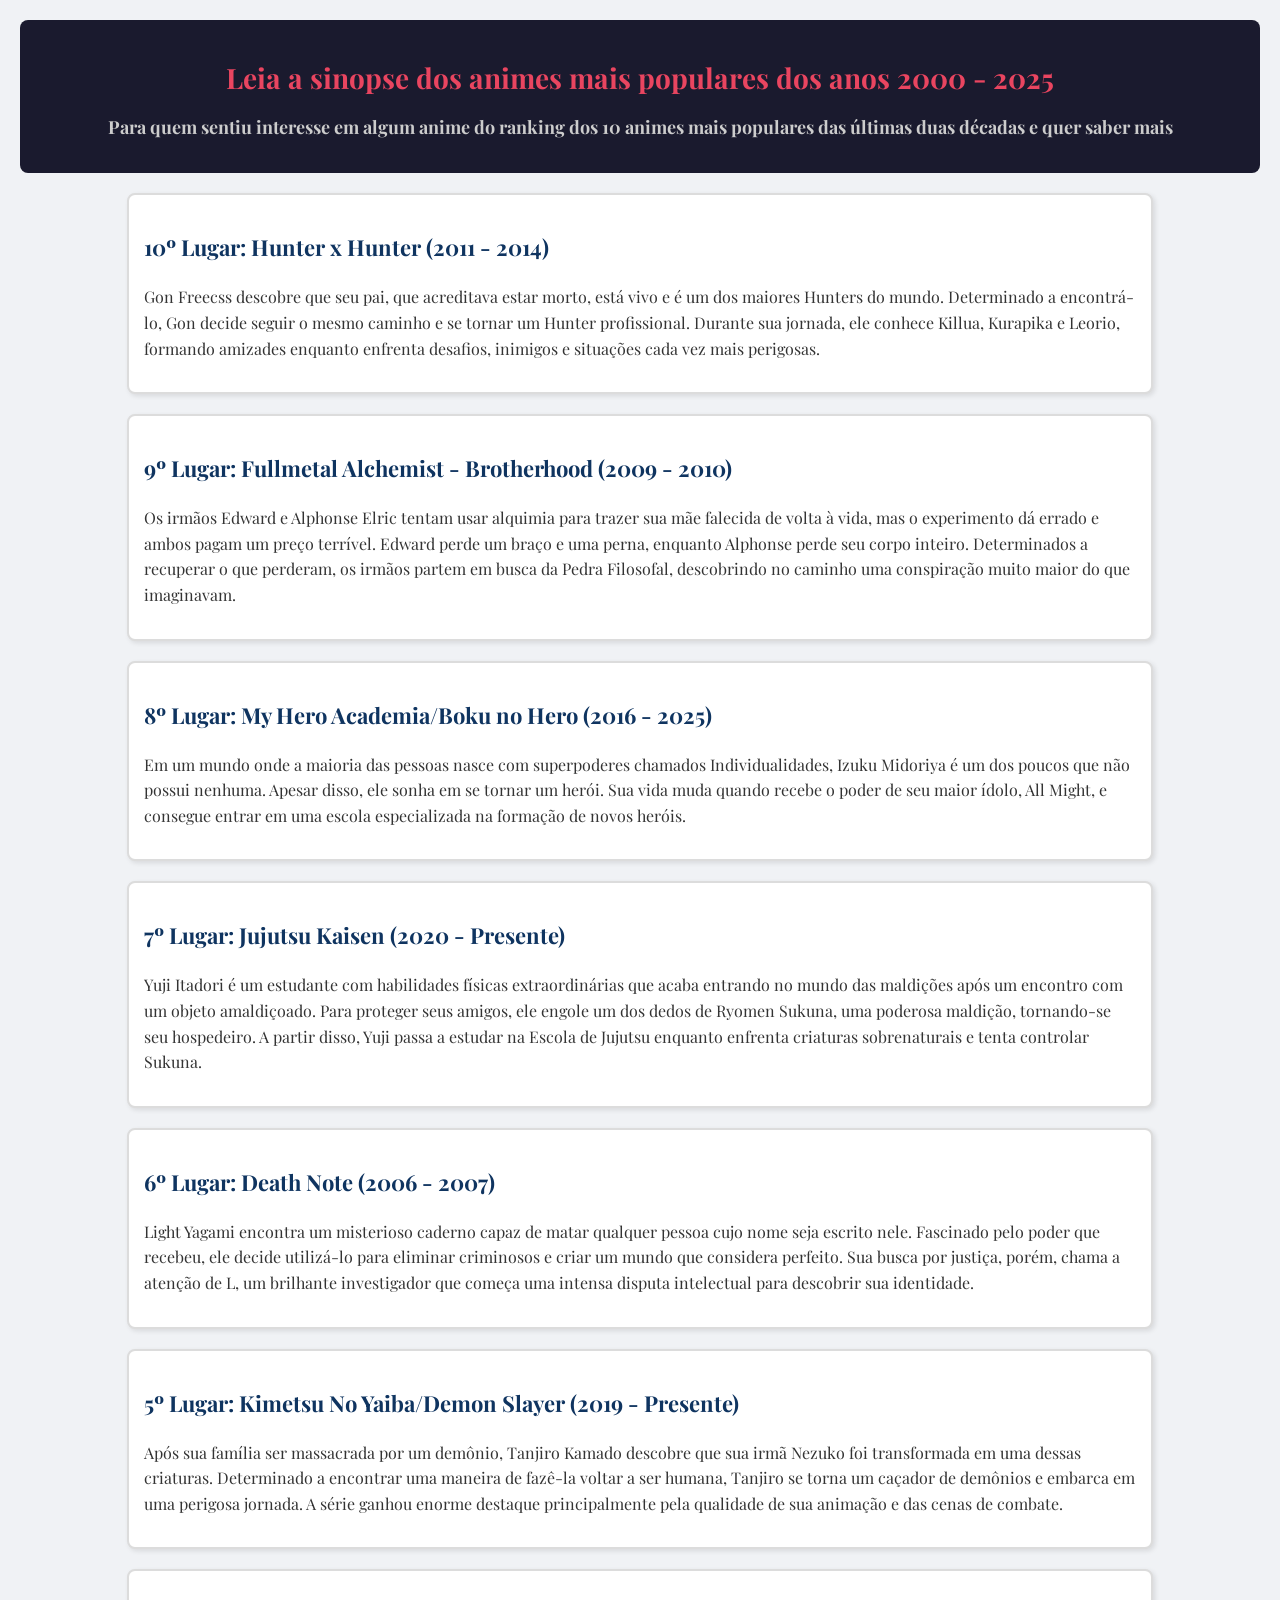
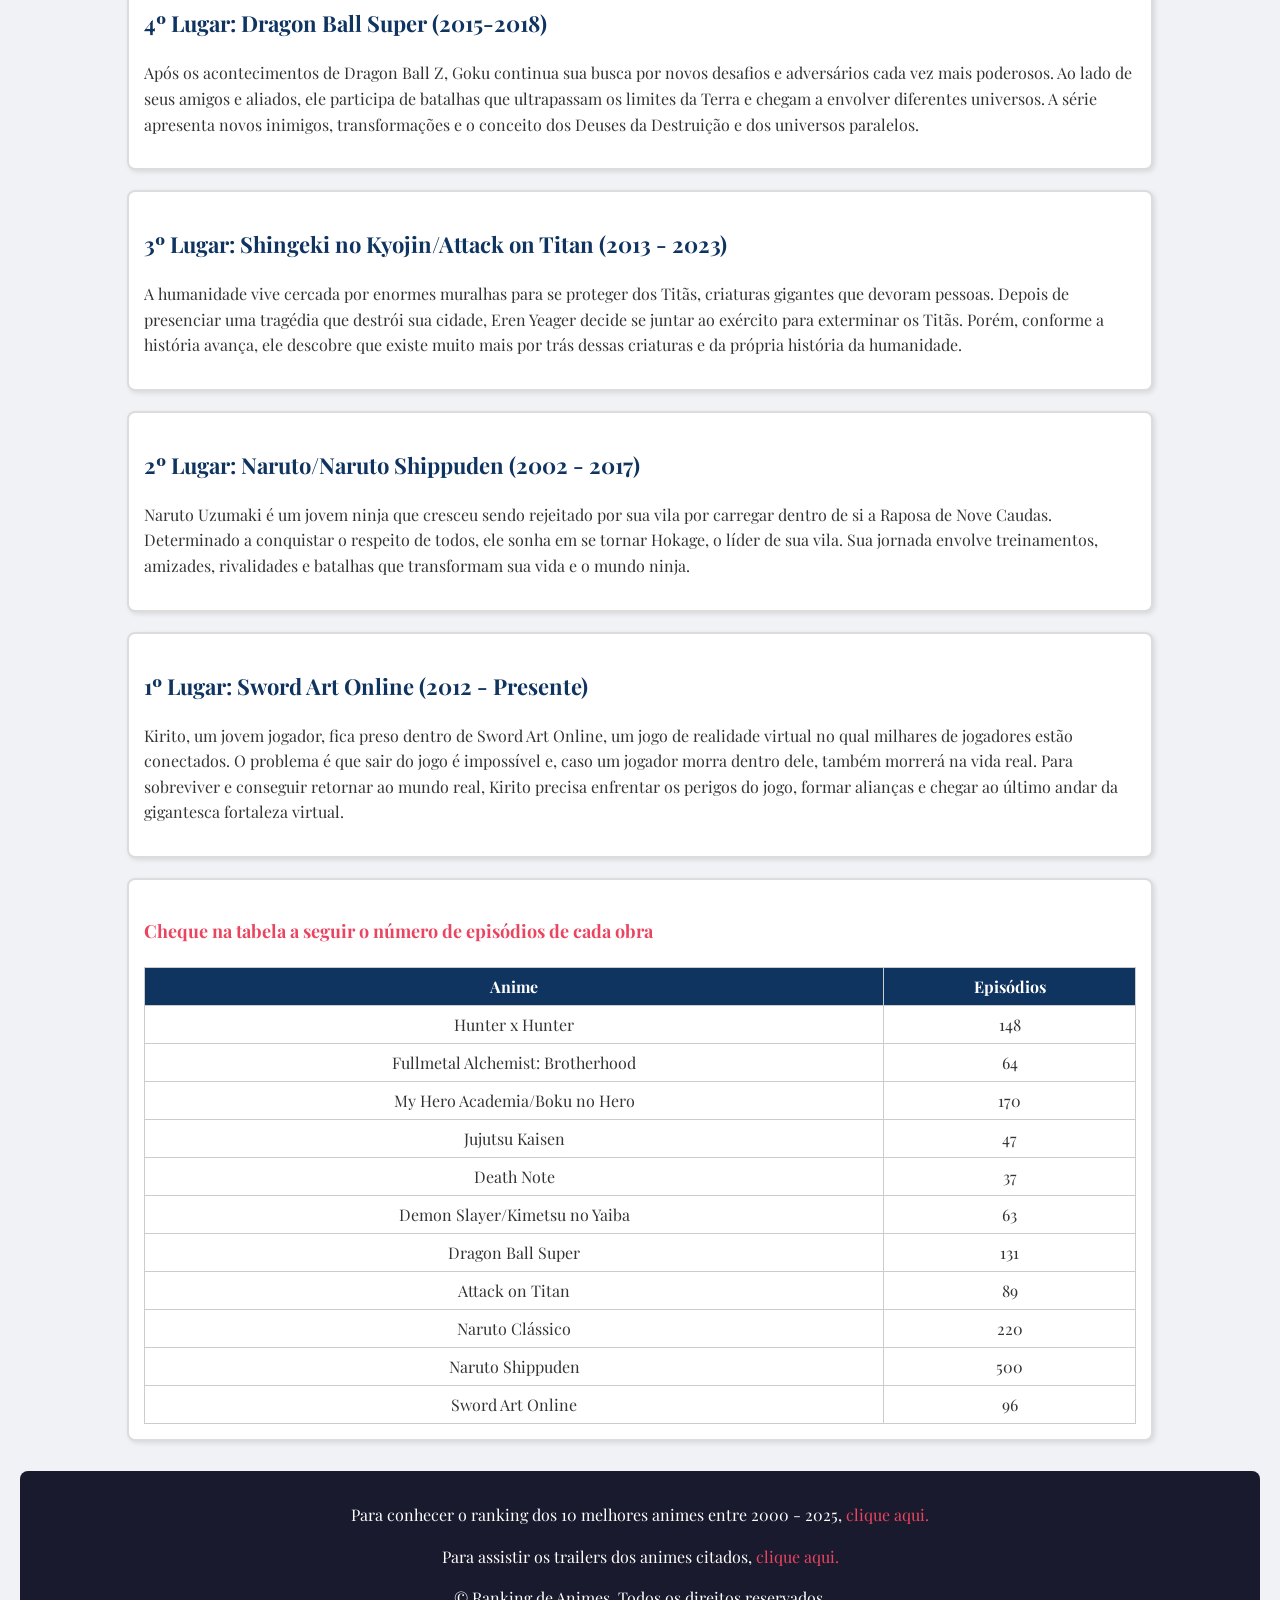
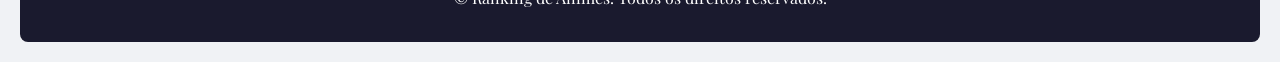
<file: segunda-pagina.html>
<!DOCTYPE html>
<html>

    <head>
        <title>Sinopse dos animes mais populares dos anos 2000 - 2025</title>
        <meta name="description" content="Conheça mais dos animes que fizeram sucesso!">
        <link rel="stylesheet" href="style.css">
    </head>

    <body>
        <header>
            <h1>Leia a sinopse dos animes mais populares dos anos 2000 - 2025</h1>
            <h2>Para quem sentiu interesse em algum anime do ranking dos 10 animes mais populares das últimas duas décadas e quer
            saber mais</h2>
        </header>

        <main>

            <section>
                <h3>10º Lugar: Hunter x Hunter (2011 - 2014)</h3>
                <p>Gon Freecss descobre que seu pai, que acreditava estar morto, está vivo e é um dos maiores Hunters do mundo.
                    Determinado a encontrá-lo, Gon decide seguir o mesmo caminho e se tornar um Hunter profissional. 
                    Durante sua jornada, ele conhece Killua, Kurapika e Leorio, formando amizades enquanto enfrenta desafios, inimigos e situações cada vez mais perigosas.</p>
            </section>

            <section>
                <h3>9º Lugar: Fullmetal Alchemist - Brotherhood (2009 - 2010)</h3>
                <p>Os irmãos Edward e Alphonse Elric tentam usar alquimia para trazer sua mãe falecida de volta à vida, mas o experimento dá errado e ambos pagam um preço terrível.
                    Edward perde um braço e uma perna, enquanto Alphonse perde seu corpo inteiro. Determinados a recuperar o que perderam, os irmãos partem em busca da Pedra Filosofal, descobrindo no caminho uma conspiração muito maior do que imaginavam.</p>
            </section>

            <section>
                <h3>8º Lugar: My Hero Academia/Boku no Hero (2016 - 2025)</h3>
                <p>Em um mundo onde a maioria das pessoas nasce com superpoderes chamados Individualidades, Izuku Midoriya é um dos poucos que não possui nenhuma. Apesar disso, ele sonha em se tornar um herói.
                    Sua vida muda quando recebe o poder de seu maior ídolo, All Might, e consegue entrar em uma escola especializada na formação de novos heróis.</p>
            </section>

            <section>
                <h3>7º Lugar: Jujutsu Kaisen (2020 - Presente)</h3>
                <p>Yuji Itadori é um estudante com habilidades físicas extraordinárias que acaba entrando no mundo das maldições após um encontro com um objeto amaldiçoado. 
                    Para proteger seus amigos, ele engole um dos dedos de Ryomen Sukuna, uma poderosa maldição, tornando-se seu hospedeiro. A partir disso, Yuji passa a estudar na Escola de Jujutsu enquanto enfrenta criaturas sobrenaturais e tenta controlar Sukuna.</p>
            </section>

            <section>
                <h3>6º Lugar: Death Note (2006 - 2007)</h3>
                <p>Light Yagami encontra um misterioso caderno capaz de matar qualquer pessoa cujo nome seja escrito nele. Fascinado pelo poder que recebeu, ele decide utilizá-lo para eliminar criminosos e criar um mundo que considera perfeito. 
                    Sua busca por justiça, porém, chama a atenção de L, um brilhante investigador que começa uma intensa disputa intelectual para descobrir sua identidade.</p>
            </section>

            <section>
                <h3>5º Lugar: Kimetsu No Yaiba/Demon Slayer (2019 - Presente)</h3>
                <p>Após sua família ser massacrada por um demônio, Tanjiro Kamado descobre que sua irmã Nezuko foi transformada em uma dessas criaturas. Determinado a encontrar uma maneira de fazê-la voltar a ser humana, Tanjiro se torna um caçador de demônios e embarca em uma perigosa jornada.
                    A série ganhou enorme destaque principalmente pela qualidade de sua animação e das cenas de combate.</p>
            </section>

            <section>
                <h3>4º Lugar: Dragon Ball Super (2015-2018)</h3>
                <p>Após os acontecimentos de Dragon Ball Z, Goku continua sua busca por novos desafios e adversários cada vez mais poderosos. Ao lado de seus amigos e aliados, ele participa de batalhas que ultrapassam os limites da Terra e chegam a envolver diferentes universos. 
                    A série apresenta novos inimigos, transformações e o conceito dos Deuses da Destruição e dos universos paralelos.</p>
            </section>

            <section>
                <h3>3º Lugar: Shingeki no Kyojin/Attack on Titan (2013 - 2023)</h3>
                <p>A humanidade vive cercada por enormes muralhas para se proteger dos Titãs, criaturas gigantes que devoram pessoas. Depois de presenciar uma tragédia que destrói sua cidade, Eren Yeager decide se juntar ao exército para exterminar os Titãs. 
                    Porém, conforme a história avança, ele descobre que existe muito mais por trás dessas criaturas e da própria história da humanidade.</p>
            </section>

            <section>
                <h3>2º Lugar: Naruto/Naruto Shippuden (2002 - 2017)</h3>
                <p>Naruto Uzumaki é um jovem ninja que cresceu sendo rejeitado por sua vila por carregar dentro de si a Raposa de Nove Caudas. Determinado a conquistar o respeito de todos, ele sonha em se tornar Hokage, o líder de sua vila. 
                    Sua jornada envolve treinamentos, amizades, rivalidades e batalhas que transformam sua vida e o mundo ninja.</p>
            </section>

            <section>
                <h3>1º Lugar: Sword Art Online (2012 - Presente)</h3>
                <p>Kirito, um jovem jogador, fica preso dentro de Sword Art Online, um jogo de realidade virtual no qual milhares de jogadores estão conectados. O problema é que sair do jogo é impossível e, caso um jogador morra dentro dele, também morrerá na vida real. 
                    Para sobreviver e conseguir retornar ao mundo real, Kirito precisa enfrentar os perigos do jogo, formar alianças e chegar ao último andar da gigantesca fortaleza virtual.</p>
            </section>

            <section>
                <h4>Cheque na tabela a seguir o número de episódios de cada obra</h4>
                <table border="1">
                    <thead>
                        <tr>
                            <th>Anime</th>
                            <th>Episódios</th>
                        </tr>
                    </thead>
                    <tbody>
                        <tr>
                            <td>Hunter x Hunter</td>
                            <td>148</td>
                        </tr>
                        <tr>
                            <td>Fullmetal Alchemist: Brotherhood</td>
                            <td>64</td>
                        </tr>
                        <tr>
                            <td>My Hero Academia/Boku no Hero</td>
                            <td>170</td>
                        </tr>
                        <tr>
                            <td>Jujutsu Kaisen</td>
                            <td>47</td>
                        </tr>
                        <tr>
                            <td>Death Note</td>
                            <td>37</td>
                        </tr>
                        <tr>
                            <td>Demon Slayer/Kimetsu no Yaiba</td>
                            <td>63</td>
                        </tr>
                        <tr>
                            <td>Dragon Ball Super</td>
                            <td>131</td>
                        </tr>
                        <tr>
                            <td>Attack on Titan</td>
                            <td>89</td>
                        </tr>
                        <tr>
                            <td>Naruto Clássico</td>
                            <td>220</td>
                        </tr>
                        <tr>
                            <td>Naruto Shippuden</td>
                            <td>500</td>
                        </tr>
                        <tr>
                            <td>Sword Art Online</td>
                            <td>96</td>
                        </tr>
                    </tbody>
                </table>
            </section>
        </main>

        <footer>
            <p>Para conhecer o ranking dos 10 melhores animes entre 2000 - 2025, <a href="index.html" >clique aqui.</a></p>
            <p>Para assistir os trailers dos animes citados, <a href="terceira-pagina.html" >clique aqui.</a></p>
            <p>&copy Ranking de Animes. Todos os direitos reservados.</p>
        </footer>

    </body>

</html>
</file>
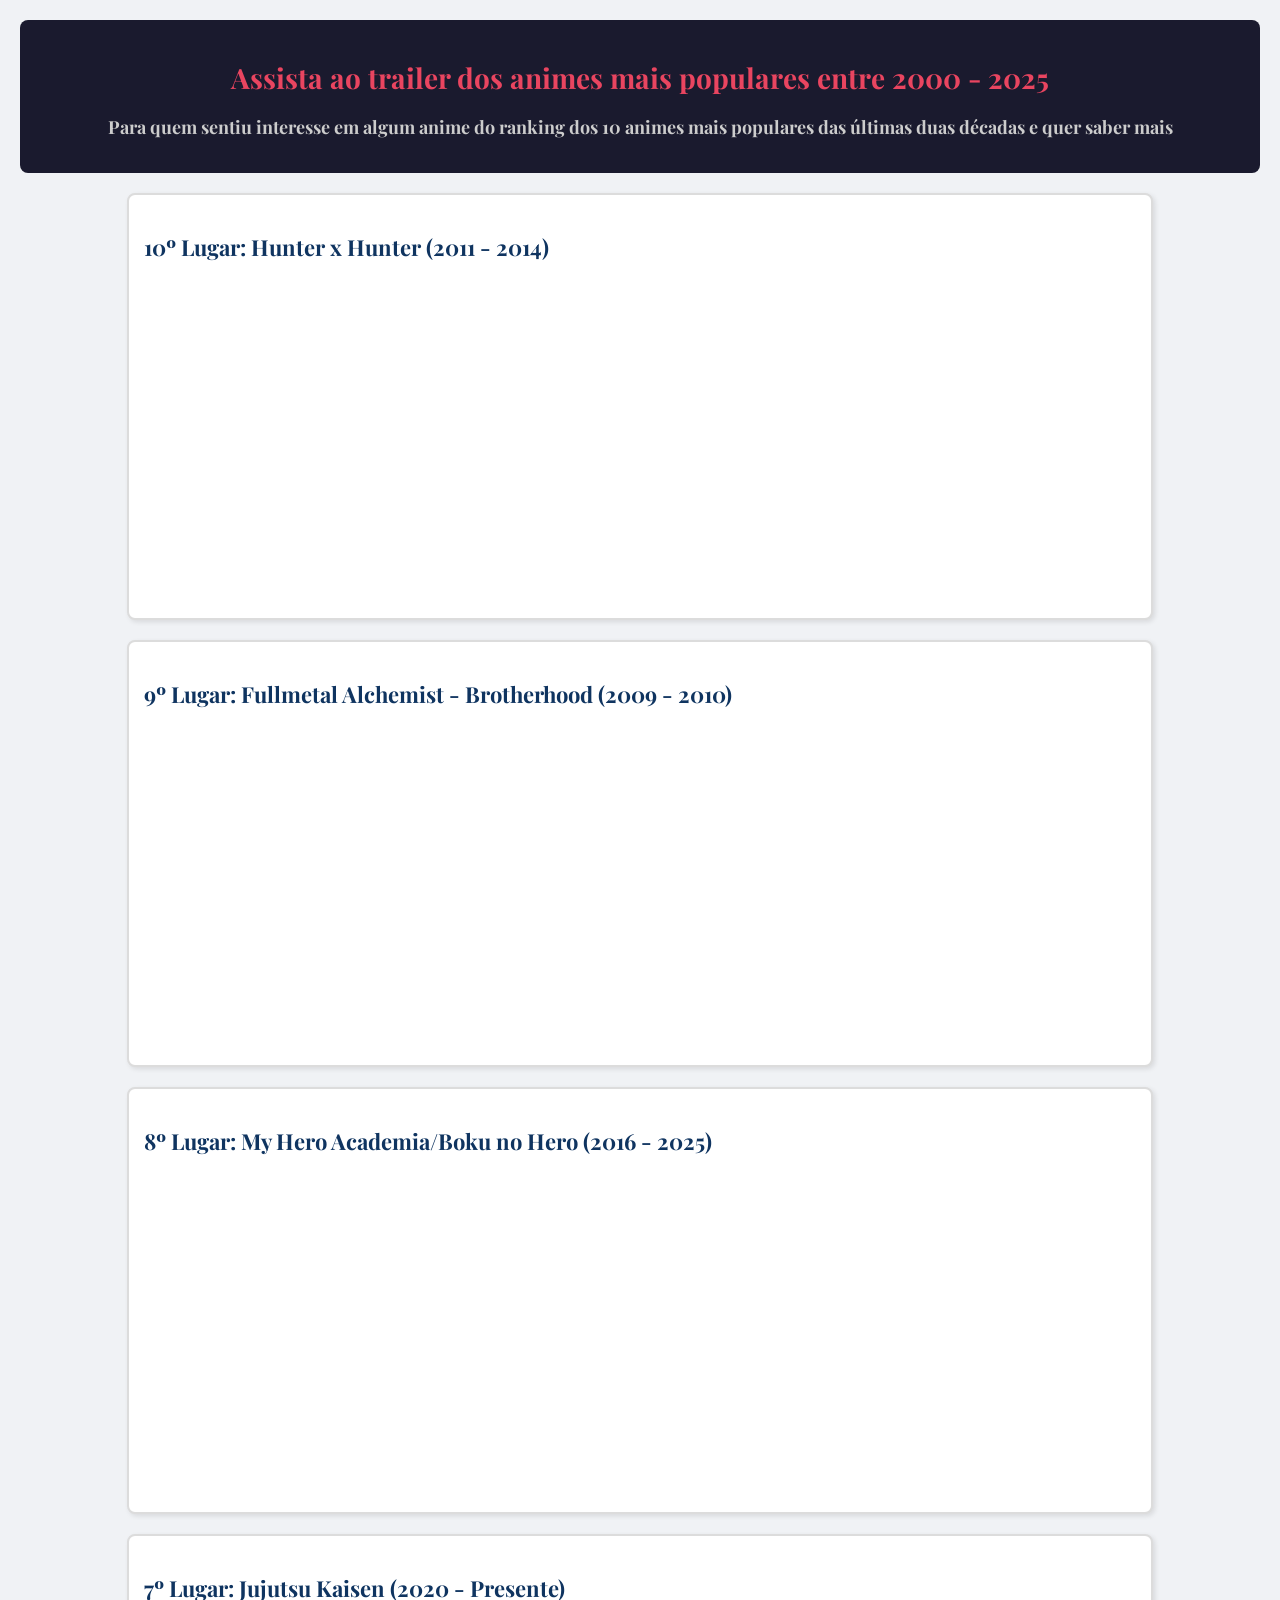
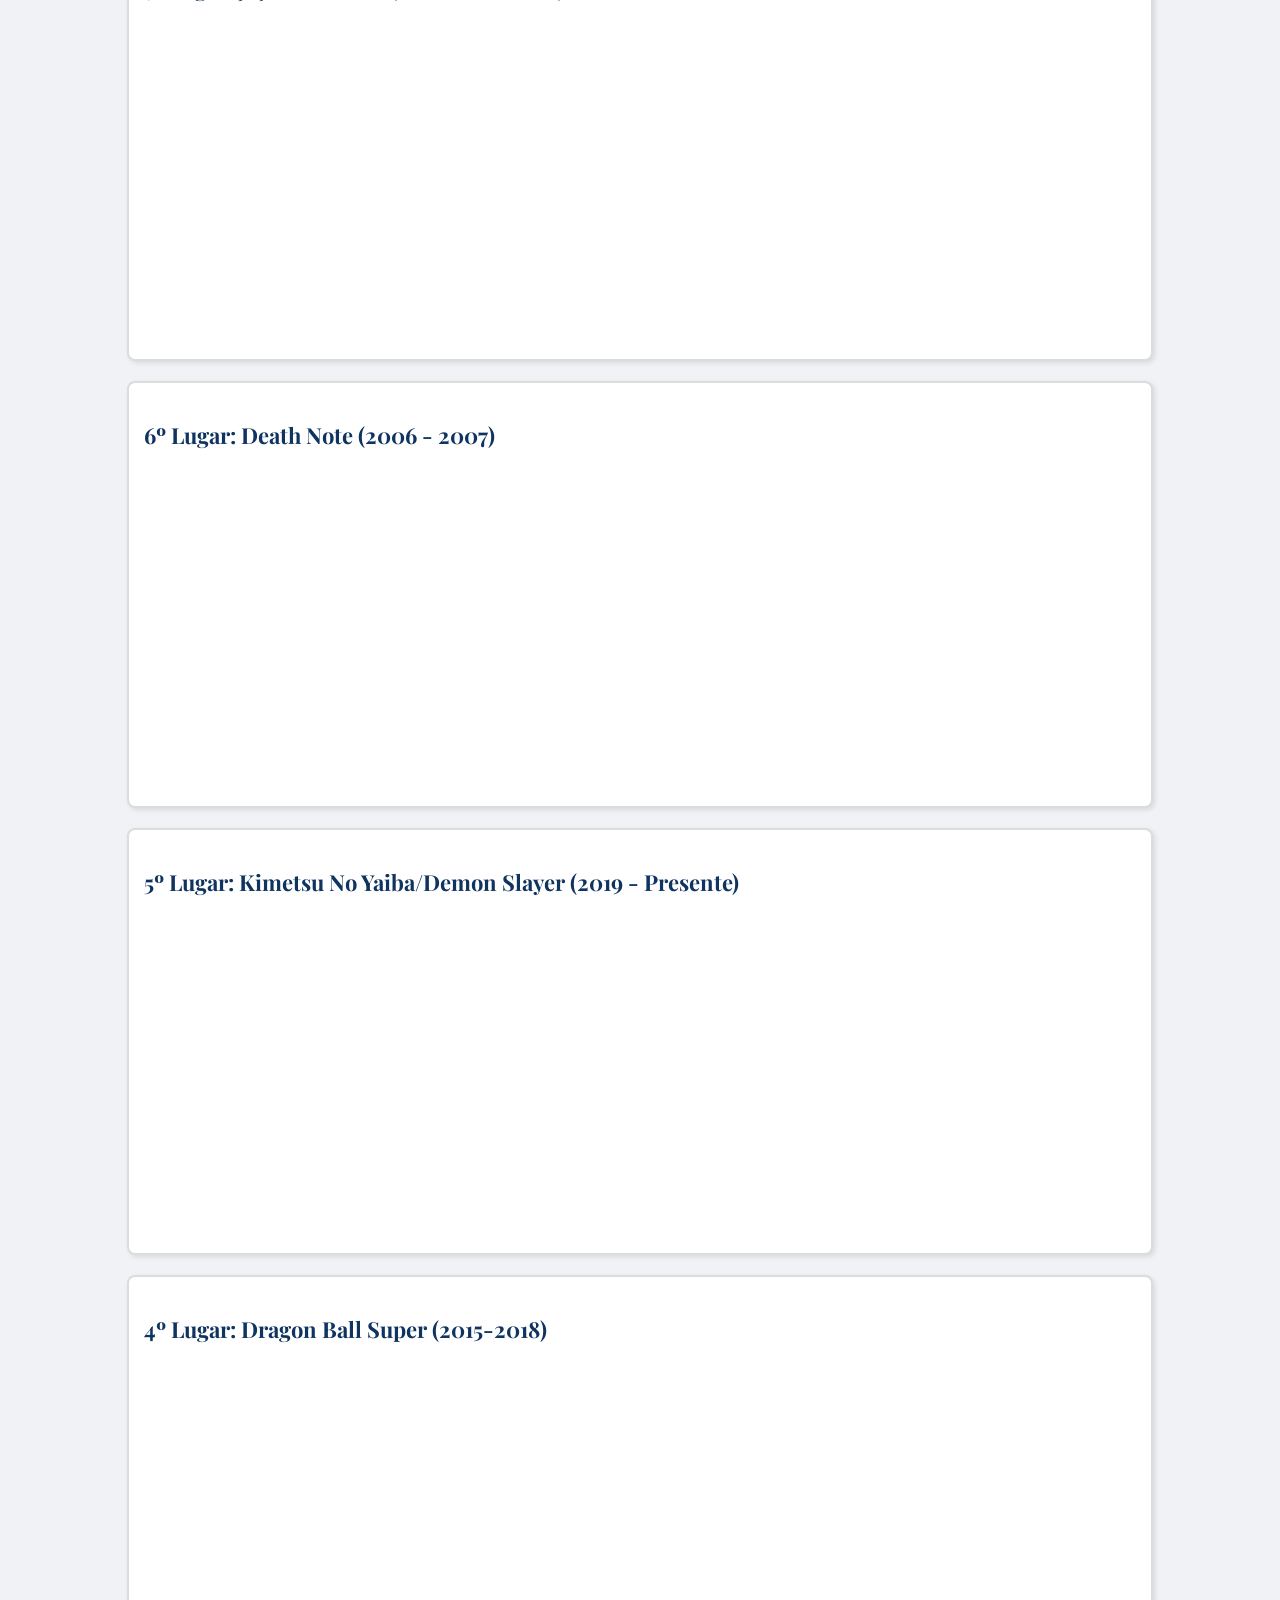
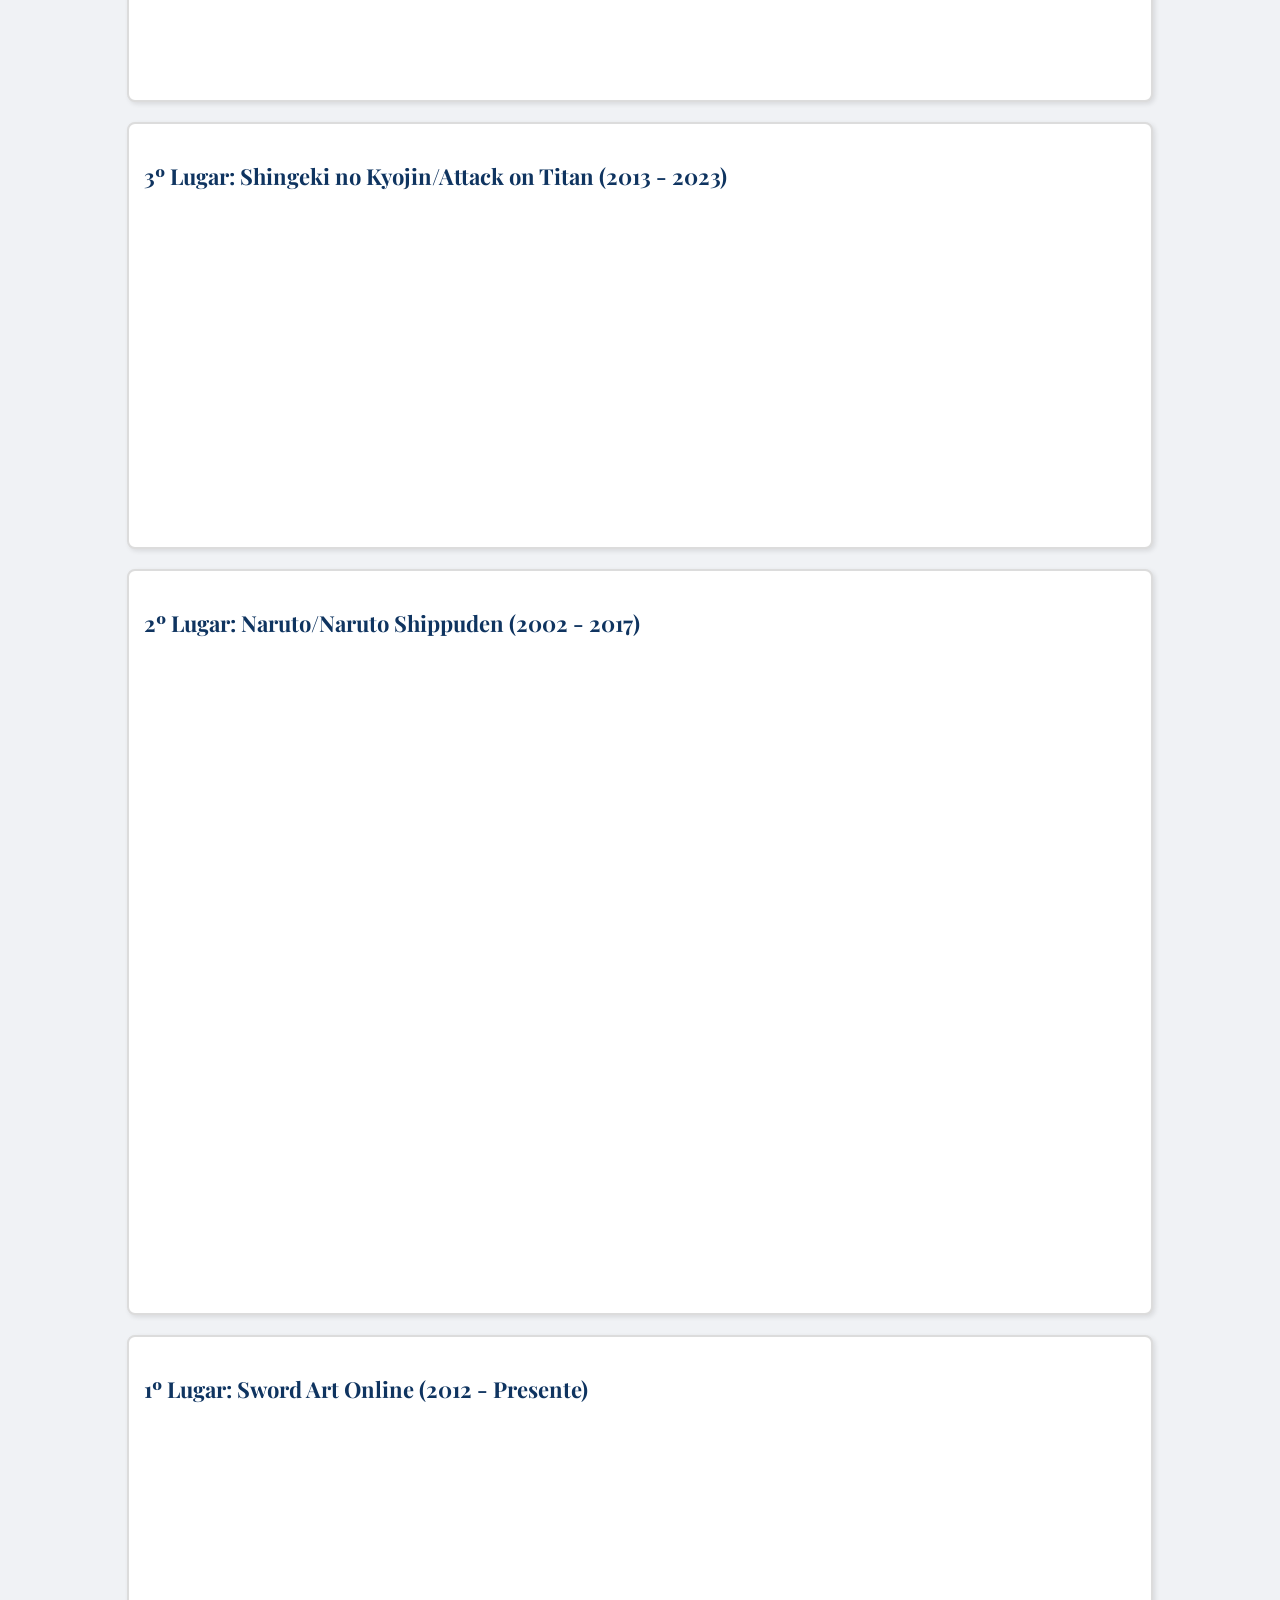
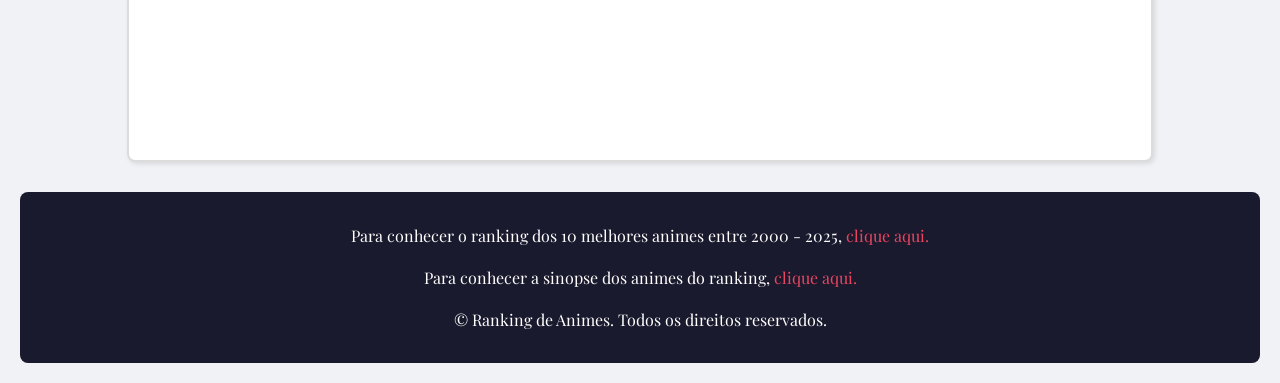
<file: terceira-pagina.html>
<!DOCTYPE html>
<html>

    <head>
        <title>Assista ao trailer dos animes mais populares entre 2000 - 2025</title>
        <meta name="description" content="Conheça mais dos animes que fizeram sucesso!">
        <link rel="stylesheet" href="style.css">
    </head>

    <body>
        <header>
            <h1>Assista ao trailer dos animes mais populares entre 2000 - 2025</h1>
            <h2>Para quem sentiu interesse em algum anime do ranking dos 10 animes mais populares das últimas duas décadas e quer
            saber mais</h2>
        </header>

        <main>

            <section>
                <h3>10º Lugar: Hunter x Hunter (2011 - 2014)</h3>
                <iframe width="560" height="315" src="https://www.youtube.com/embed/80ag_r-g928?si=eS7D4zp_-Ng8Tlo3" 
                title="YouTube video player" frameborder="0" allow="accelerometer; autoplay; clipboard-write; encrypted-media; gyroscope; picture-in-picture; web-share" referrerpolicy="strict-origin-when-cross-origin" allowfullscreen></iframe>
            </section>

            <section>
               <h3>9º Lugar: Fullmetal Alchemist - Brotherhood (2009 - 2010)</h3> 
               <iframe width="560" height="315" src="https://www.youtube.com/embed/kx0nBaS_q50?si=_pOXLHGhnB1SEVfs" 
               title="YouTube video player" frameborder="0" allow="accelerometer; autoplay; clipboard-write; encrypted-media; gyroscope; picture-in-picture; web-share" referrerpolicy="strict-origin-when-cross-origin" allowfullscreen></iframe>
            </section>

            <section>
                <h3>8º Lugar: My Hero Academia/Boku no Hero (2016 - 2025)</h3>
                <iframe width="560" height="315" src="https://www.youtube.com/embed/pxbEWUjh6E4?si=YLCFilQh1fVEoxFb" 
                title="YouTube video player" frameborder="0" allow="accelerometer; autoplay; clipboard-write; encrypted-media; gyroscope; picture-in-picture; web-share" referrerpolicy="strict-origin-when-cross-origin" allowfullscreen></iframe>
            </section>

            <section>
                 <h3>7º Lugar: Jujutsu Kaisen (2020 - Presente)</h3>
                 <iframe width="560" height="315" src="https://www.youtube.com/embed/ynr6gnyu9NE?si=Ho5_tIXMOwoVvmkY" 
                 title="YouTube video player" frameborder="0" allow="accelerometer; autoplay; clipboard-write; encrypted-media; gyroscope; picture-in-picture; web-share" referrerpolicy="strict-origin-when-cross-origin" allowfullscreen></iframe>
            </section>

            <section>
                <h3>6º Lugar: Death Note (2006 - 2007)</h3>
                <iframe width="560" height="315" src="https://www.youtube.com/embed/NlJZ-YgAt-c?si=y_89NT2R1WJvMYM8" 
                title="YouTube video player" frameborder="0" allow="accelerometer; autoplay; clipboard-write; encrypted-media; gyroscope; picture-in-picture; web-share" referrerpolicy="strict-origin-when-cross-origin" allowfullscreen></iframe>
            </section>

            <section>
                <h3>5º Lugar: Kimetsu No Yaiba/Demon Slayer (2019 - Presente)</h3>
                <iframe width="560" height="315" src="https://www.youtube.com/embed/3UiP4GwWNv0?si=epva9ZD6ueC0Niv6" 
                title="YouTube video player" frameborder="0" allow="accelerometer; autoplay; clipboard-write; encrypted-media; gyroscope; picture-in-picture; web-share" referrerpolicy="strict-origin-when-cross-origin" allowfullscreen></iframe>
            </section>

            <section>
                 <h3>4º Lugar: Dragon Ball Super (2015-2018)</h3>
                 <iframe width="560" height="315" src="https://www.youtube.com/embed/ypXYxqz4Cs8?si=-0yGhiS93hYXCby0" 
                 title="YouTube video player" frameborder="0" allow="accelerometer; autoplay; clipboard-write; encrypted-media; gyroscope; picture-in-picture; web-share" referrerpolicy="strict-origin-when-cross-origin" allowfullscreen></iframe>
            </section>

            <section>
                 <h3>3º Lugar: Shingeki no Kyojin/Attack on Titan (2013 - 2023)</h3>
                 <iframe width="560" height="315" src="https://www.youtube.com/embed/6MRxT8kz30k?si=H4_VkFybFV9nl1pN" 
                 title="YouTube video player" frameborder="0" allow="accelerometer; autoplay; clipboard-write; encrypted-media; gyroscope; picture-in-picture; web-share" referrerpolicy="strict-origin-when-cross-origin" allowfullscreen></iframe>
            </section>

            <section>
                 <h3>2º Lugar: Naruto/Naruto Shippuden (2002 - 2017)</h3>
                 <iframe width="560" height="315" src="https://www.youtube.com/embed/yeUpnIKt6k4?si=vBtpJQZbIp7GmbtE" 
                 title="YouTube video player" frameborder="0" allow="accelerometer; autoplay; clipboard-write; encrypted-media; gyroscope; picture-in-picture; web-share" referrerpolicy="strict-origin-when-cross-origin" allowfullscreen></iframe>
                 <iframe width="560" height="315" src="https://www.youtube.com/embed/22R0j8UKRzY?si=7eVnUkZNSR0TXHpl" 
                 title="YouTube video player" frameborder="0" allow="accelerometer; autoplay; clipboard-write; encrypted-media; gyroscope; picture-in-picture; web-share" referrerpolicy="strict-origin-when-cross-origin" allowfullscreen></iframe>
            </section>

            <section>
                <h3>1º Lugar: Sword Art Online (2012 - Presente)</h3>
                <iframe width="560" height="315" src="https://www.youtube.com/embed/4Pxe4esloJw?si=wZiRlRh8TDAPx9Af" 
                title="YouTube video player" frameborder="0" allow="accelerometer; autoplay; clipboard-write; encrypted-media; gyroscope; picture-in-picture; web-share" referrerpolicy="strict-origin-when-cross-origin" allowfullscreen></iframe>
            </section>
        </main>

        <footer>
            <p>Para conhecer o ranking dos 10 melhores animes entre 2000 - 2025, <a href="index.html" >clique aqui.</a></p>
            <p>Para conhecer a sinopse dos animes do ranking, <a href="segunda-pagina.html" >clique aqui.</a></p>
            <p>&copy Ranking de Animes. Todos os direitos reservados.</p>
        </footer>

    </body>
</html>
</file>
<file: style.css>
@import url('https://fonts.googleapis.com/css2?family=Playfair+Display:ital,wght@0,400..900;1,400..900&display=swap');

body {
    background-color: #f0f2f5;
    font-family: 'Playfair Display', serif;
    color: #333333;
    margin: 0;
    padding: 20px;
}

header {
    background-color: #1a1a2e;
    color: #ffffff;
    padding: 20px;
    text-align: center;
    border-radius: 8px;
    margin-bottom: 20px;
}

header img {
    width: 100%;
    max-width: 850px;
    height: auto;
    border-radius: 6px;
    border: 3px solid #e94560;
}

header h1 {
    font-size: 28px;
    color: #e94560;
}

header h2 {
    font-size: 18px;
    color: #cccccc;
}

main {
    display: flex;
    flex-direction: column;
    gap: 20px;
}

section {
    background-color: #ffffff;
    border: 2px solid #dcdcdc;
    border-radius: 8px;
    padding: 15px;
    width: 80%;
    margin: 0 auto;
    box-shadow: 2px 2px 5px rgba(0, 0, 0, 0.1);
}

section img {
    width: 100%;             
    max-width: 450px;        
    height: auto;            
    object-fit: contain;     
    display: block;
    margin: 15px auto;
    border-radius: 4px;
    border: 1px solid #ddd;  
}

h3 {
    color: #0f3460;
    font-size: 22px;
}

h4 {
    color: #e94560;
    font-size: 18px;
}

p, li {
    font-size: 16px;
    line-height: 1.6;
}

form {
    margin-top: 10px;
}

fieldset {
    background-color: #fafafa;
    border: 1px solid #ccc;
    padding: 15px;
}

legend {
    font-weight: bold;
    color: #0f3460;
}

textarea {
    width: 100%;
    max-width: 100%;
    height: 80px;
    font-family: 'Playfair Display', serif;
}

button {
    background-color: #e94560;
    color: white;
    border: none;
    padding: 10px 15px;
    font-size: 14px;
    cursor: pointer;
    border-radius: 4px;
    margin-top: 10px;
    font-family: 'Playfair Display', serif;
}

button:hover {
    background-color: #c7324c;
}

footer {
    background-color: #1a1a2e;
    color: #ffffff;
    text-align: center;
    padding: 15px;
    margin-top: 30px;
    border-radius: 8px;
}

footer a {
    color: #e94560;
    text-decoration: none;
}

footer a:hover {
    text-decoration: underline;
}

table {
    width: 100%;
    border-collapse: collapse;
    margin-top: 15px;
}

th, td {
    border: 1px solid #ccc;
    padding: 8px;
    text-align: center;
}

th {
    background-color: #0f3460;
    color: white;
}
</file>
